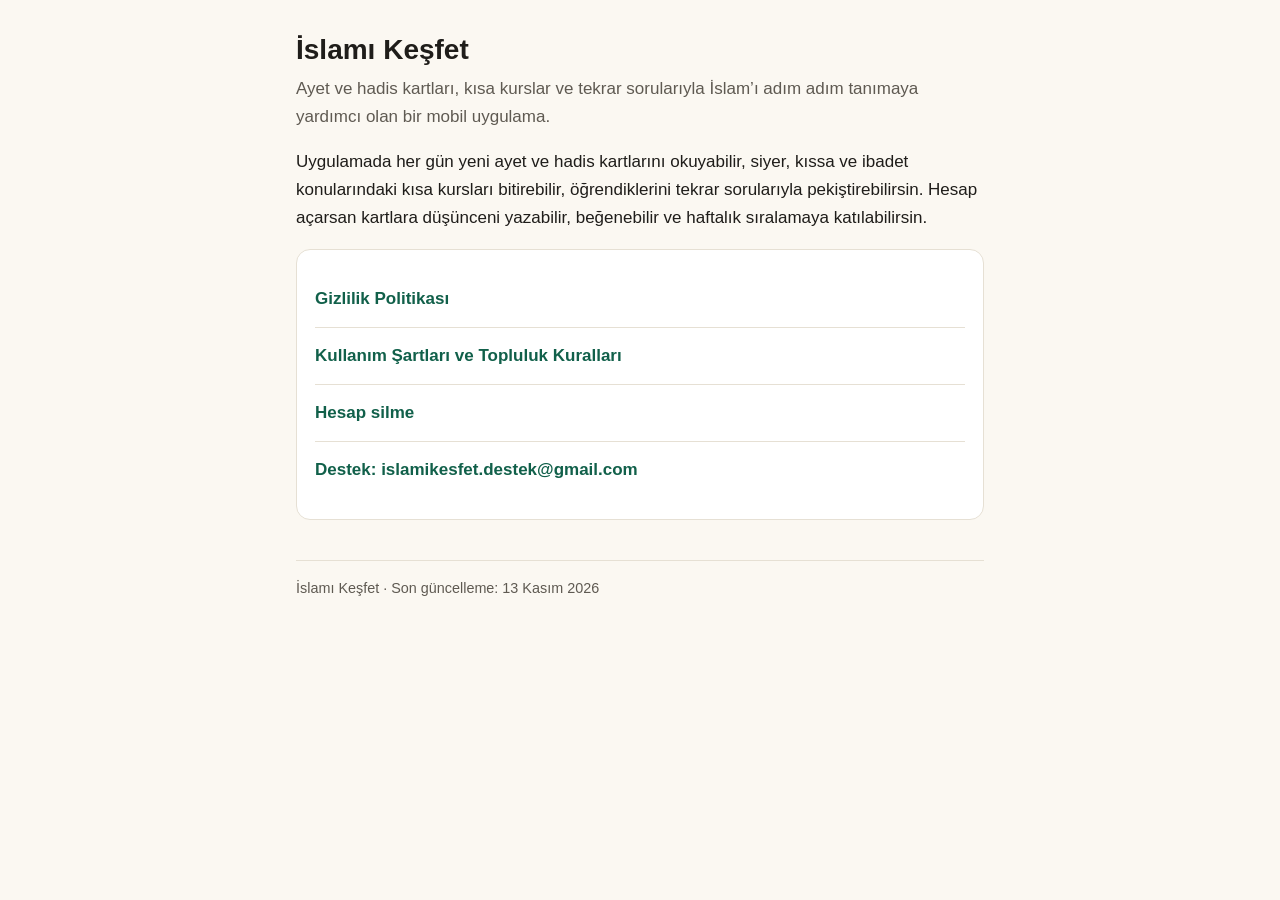
<file: index.html>
<!doctype html>
<html lang="tr">
<head>
  <meta charset="utf-8">
  <meta name="viewport" content="width=device-width, initial-scale=1">
  <title>İslamı Keşfet</title>
  <meta name="description" content="İslamı Keşfet uygulamasının gizlilik politikası, kullanım şartları ve hesap silme sayfaları.">
  <link rel="stylesheet" href="style.css">
</head>
<body>
  <main>
    <h1>İslamı Keşfet</h1>
    <p class="lead">Ayet ve hadis kartları, kısa kurslar ve tekrar sorularıyla İslam’ı adım adım tanımaya yardımcı olan bir mobil uygulama.</p>

    <p>Uygulamada her gün yeni ayet ve hadis kartlarını okuyabilir, siyer, kıssa ve ibadet konularındaki kısa kursları bitirebilir, öğrendiklerini tekrar sorularıyla pekiştirebilirsin. Hesap açarsan kartlara düşünceni yazabilir, beğenebilir ve haftalık sıralamaya katılabilirsin.</p>

    <div class="card">
      <ul class="links">
        <li><a href="gizlilik.html">Gizlilik Politikası</a></li>
        <li><a href="kullanim-sartlari.html">Kullanım Şartları ve Topluluk Kuralları</a></li>
        <li><a href="hesap-silme.html">Hesap silme</a></li>
        <li><a href="mailto:islamikesfet.destek@gmail.com">Destek: islamikesfet.destek@gmail.com</a></li>
      </ul>
    </div>

    <footer>İslamı Keşfet · Son güncelleme: 13 Kasım 2026</footer>
  </main>
</body>
</html>
</file>
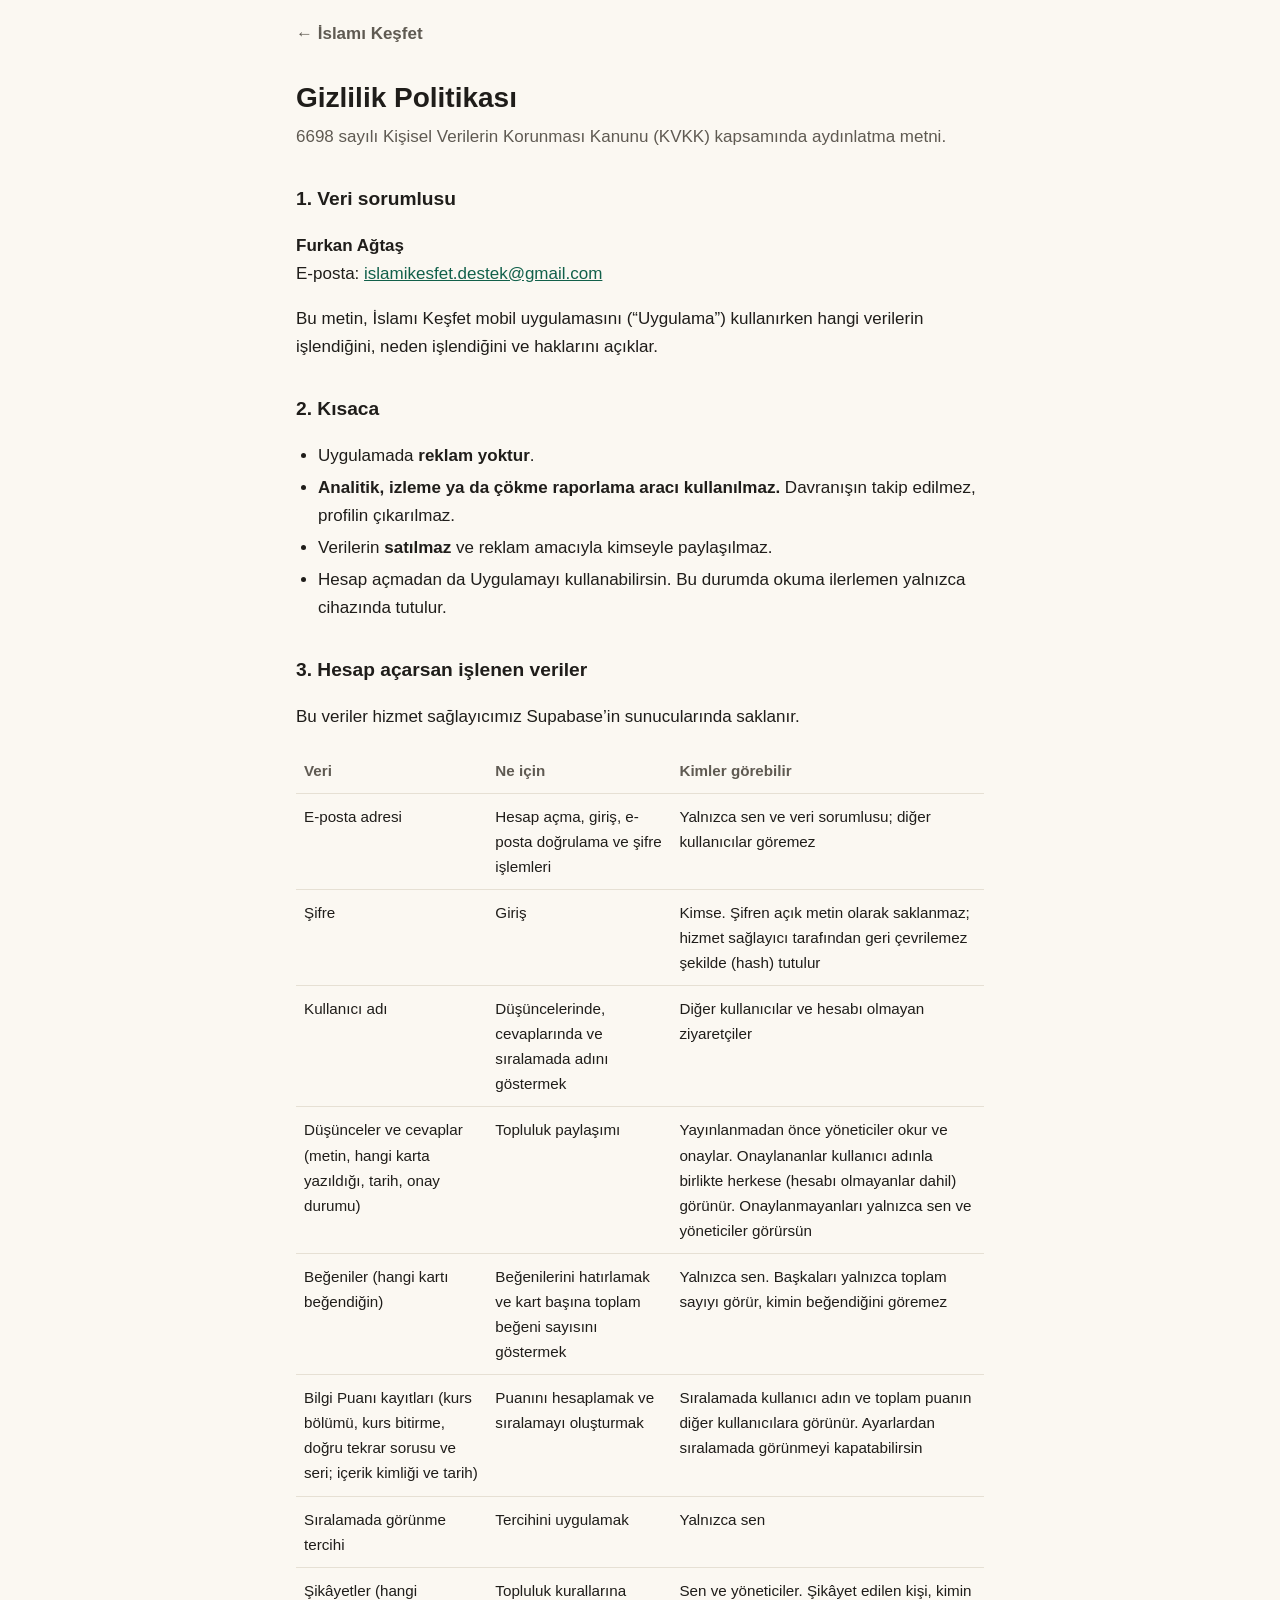
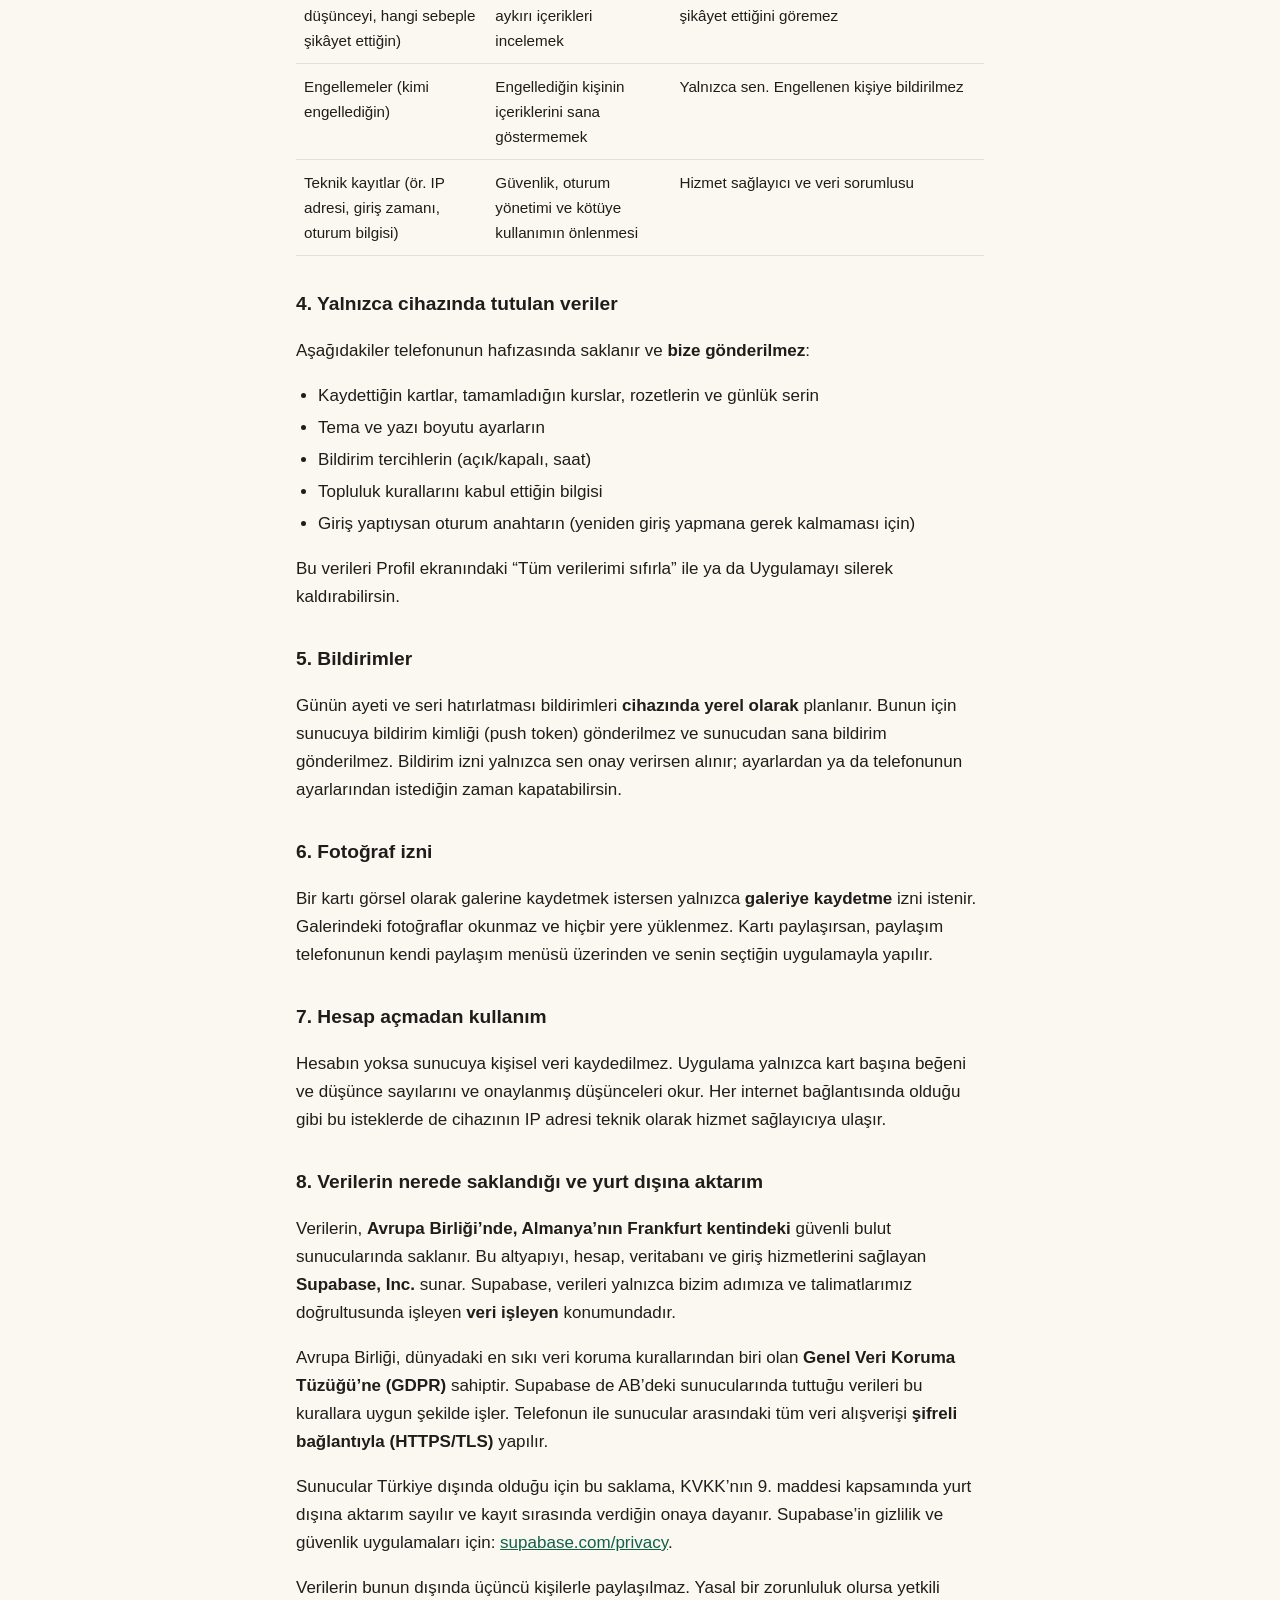
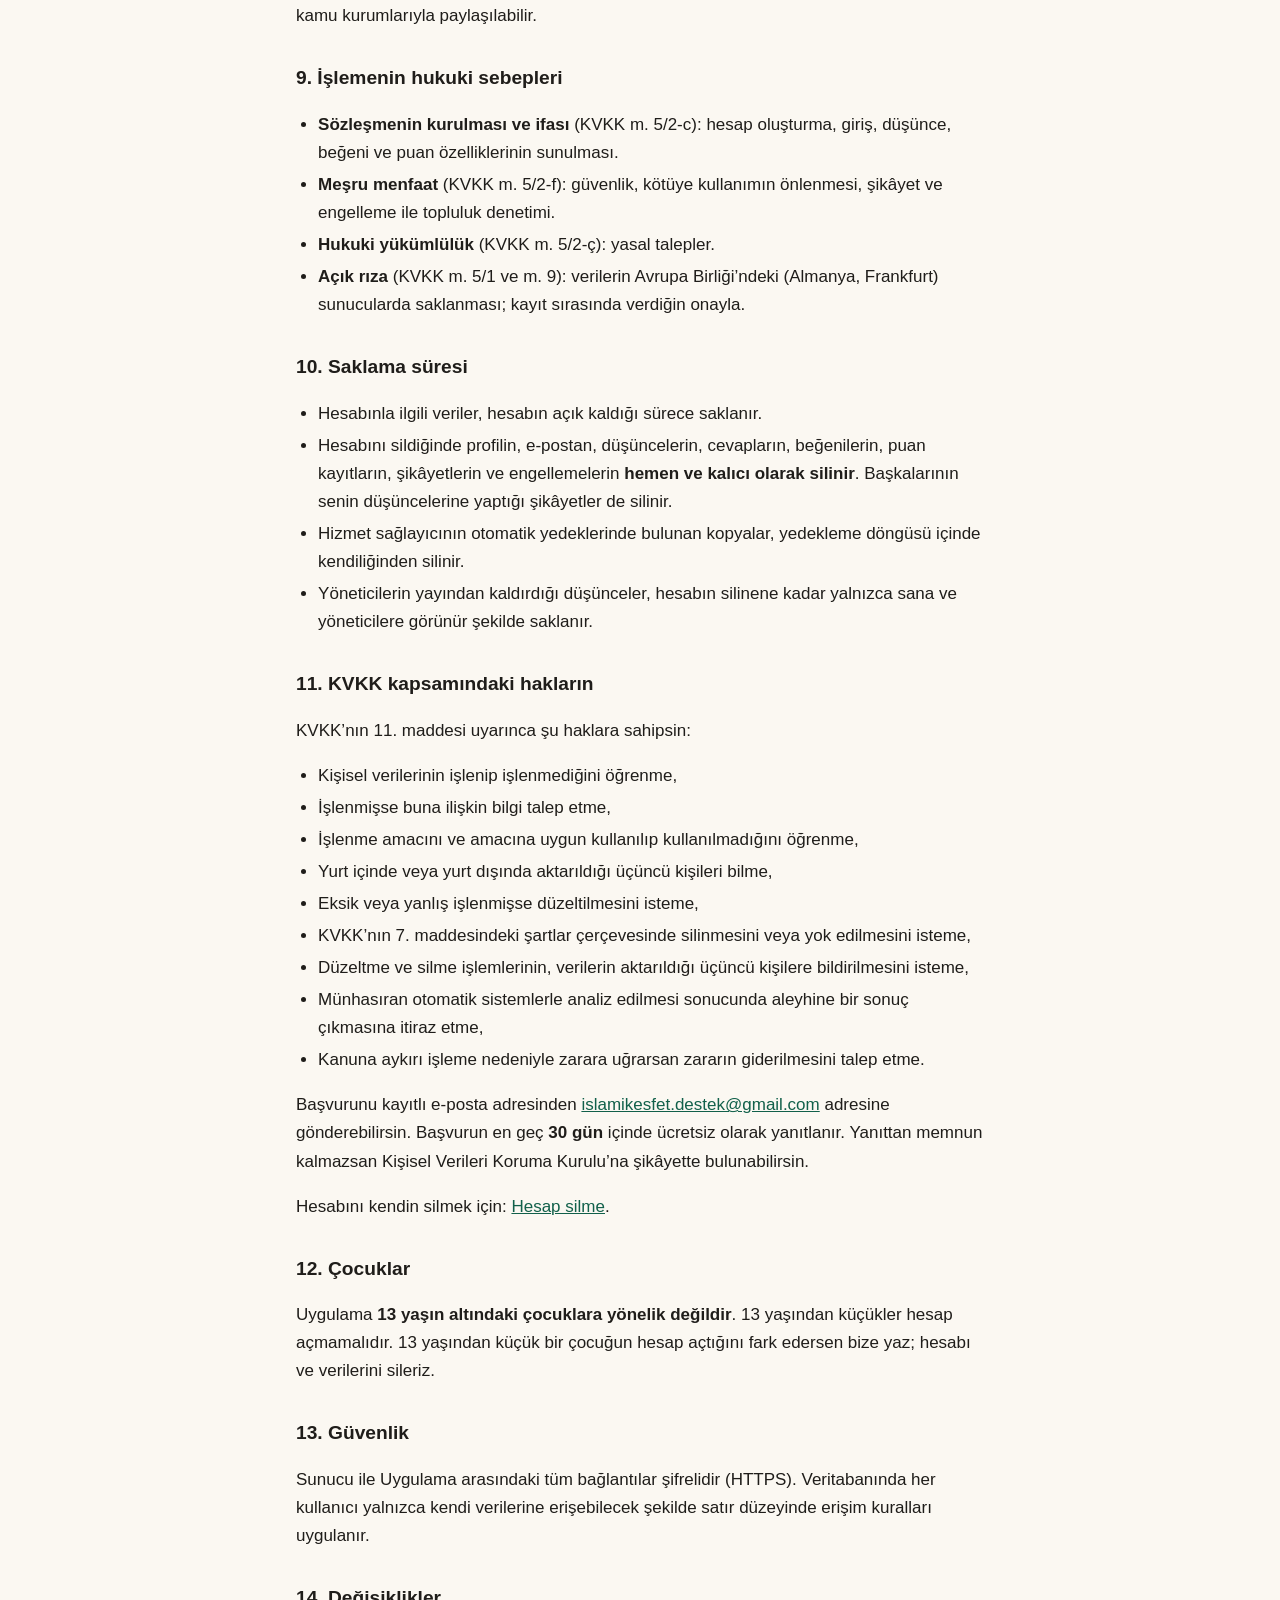
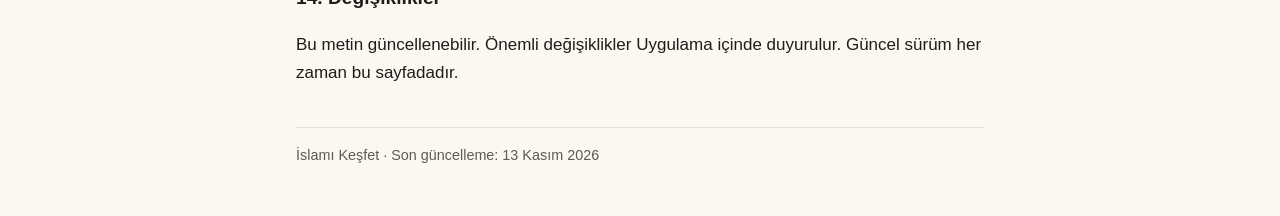
<file: gizlilik.html>
<!doctype html>
<html lang="tr">
<head>
  <meta charset="utf-8">
  <meta name="viewport" content="width=device-width, initial-scale=1">
  <title>Gizlilik Politikası</title>
  <meta name="description" content="İslamı Keşfet uygulamasının kişisel verileri nasıl işlediğine dair KVKK kapsamındaki aydınlatma metni.">
  <link rel="stylesheet" href="style.css">
</head>
<body>
  <header class="site"><a href="index.html">← İslamı Keşfet</a></header>
  <main>
    <h1>Gizlilik Politikası</h1>
    <p class="lead">6698 sayılı Kişisel Verilerin Korunması Kanunu (KVKK) kapsamında aydınlatma metni.</p>

    <h2>1. Veri sorumlusu</h2>
    <p><strong>Furkan Ağtaş</strong><br>
    E-posta: <a href="mailto:islamikesfet.destek@gmail.com">islamikesfet.destek@gmail.com</a></p>
    <p>Bu metin, İslamı Keşfet mobil uygulamasını (“Uygulama”) kullanırken hangi verilerin işlendiğini, neden işlendiğini ve haklarını açıklar.</p>

    <h2>2. Kısaca</h2>
    <ul>
      <li>Uygulamada <strong>reklam yoktur</strong>.</li>
      <li><strong>Analitik, izleme ya da çökme raporlama aracı kullanılmaz.</strong> Davranışın takip edilmez, profilin çıkarılmaz.</li>
      <li>Verilerin <strong>satılmaz</strong> ve reklam amacıyla kimseyle paylaşılmaz.</li>
      <li>Hesap açmadan da Uygulamayı kullanabilirsin. Bu durumda okuma ilerlemen yalnızca cihazında tutulur.</li>
    </ul>

    <h2>3. Hesap açarsan işlenen veriler</h2>
    <p>Bu veriler hizmet sağlayıcımız Supabase’in sunucularında saklanır.</p>
    <div class="table-wrap">
    <table>
      <thead><tr><th>Veri</th><th>Ne için</th><th>Kimler görebilir</th></tr></thead>
      <tbody>
        <tr><td>E-posta adresi</td><td>Hesap açma, giriş, e-posta doğrulama ve şifre işlemleri</td><td>Yalnızca sen ve veri sorumlusu; diğer kullanıcılar göremez</td></tr>
        <tr><td>Şifre</td><td>Giriş</td><td>Kimse. Şifren açık metin olarak saklanmaz; hizmet sağlayıcı tarafından geri çevrilemez şekilde (hash) tutulur</td></tr>
        <tr><td>Kullanıcı adı</td><td>Düşüncelerinde, cevaplarında ve sıralamada adını göstermek</td><td>Diğer kullanıcılar ve hesabı olmayan ziyaretçiler</td></tr>
        <tr><td>Düşünceler ve cevaplar (metin, hangi karta yazıldığı, tarih, onay durumu)</td><td>Topluluk paylaşımı</td><td>Yayınlanmadan önce yöneticiler okur ve onaylar. Onaylananlar kullanıcı adınla birlikte herkese (hesabı olmayanlar dahil) görünür. Onaylanmayanları yalnızca sen ve yöneticiler görürsün</td></tr>
        <tr><td>Beğeniler (hangi kartı beğendiğin)</td><td>Beğenilerini hatırlamak ve kart başına toplam beğeni sayısını göstermek</td><td>Yalnızca sen. Başkaları yalnızca toplam sayıyı görür, kimin beğendiğini göremez</td></tr>
        <tr><td>Bilgi Puanı kayıtları (kurs bölümü, kurs bitirme, doğru tekrar sorusu ve seri; içerik kimliği ve tarih)</td><td>Puanını hesaplamak ve sıralamayı oluşturmak</td><td>Sıralamada kullanıcı adın ve toplam puanın diğer kullanıcılara görünür. Ayarlardan sıralamada görünmeyi kapatabilirsin</td></tr>
        <tr><td>Sıralamada görünme tercihi</td><td>Tercihini uygulamak</td><td>Yalnızca sen</td></tr>
        <tr><td>Şikâyetler (hangi düşünceyi, hangi sebeple şikâyet ettiğin)</td><td>Topluluk kurallarına aykırı içerikleri incelemek</td><td>Sen ve yöneticiler. Şikâyet edilen kişi, kimin şikâyet ettiğini göremez</td></tr>
        <tr><td>Engellemeler (kimi engellediğin)</td><td>Engellediğin kişinin içeriklerini sana göstermemek</td><td>Yalnızca sen. Engellenen kişiye bildirilmez</td></tr>
        <tr><td>Teknik kayıtlar (ör. IP adresi, giriş zamanı, oturum bilgisi)</td><td>Güvenlik, oturum yönetimi ve kötüye kullanımın önlenmesi</td><td>Hizmet sağlayıcı ve veri sorumlusu</td></tr>
      </tbody>
    </table>
    </div>

    <h2>4. Yalnızca cihazında tutulan veriler</h2>
    <p>Aşağıdakiler telefonunun hafızasında saklanır ve <strong>bize gönderilmez</strong>:</p>
    <ul>
      <li>Kaydettiğin kartlar, tamamladığın kurslar, rozetlerin ve günlük serin</li>
      <li>Tema ve yazı boyutu ayarların</li>
      <li>Bildirim tercihlerin (açık/kapalı, saat)</li>
      <li>Topluluk kurallarını kabul ettiğin bilgisi</li>
      <li>Giriş yaptıysan oturum anahtarın (yeniden giriş yapmana gerek kalmaması için)</li>
    </ul>
    <p>Bu verileri Profil ekranındaki “Tüm verilerimi sıfırla” ile ya da Uygulamayı silerek kaldırabilirsin.</p>

    <h2>5. Bildirimler</h2>
    <p>Günün ayeti ve seri hatırlatması bildirimleri <strong>cihazında yerel olarak</strong> planlanır. Bunun için sunucuya bildirim kimliği (push token) gönderilmez ve sunucudan sana bildirim gönderilmez. Bildirim izni yalnızca sen onay verirsen alınır; ayarlardan ya da telefonunun ayarlarından istediğin zaman kapatabilirsin.</p>

    <h2>6. Fotoğraf izni</h2>
    <p>Bir kartı görsel olarak galerine kaydetmek istersen yalnızca <strong>galeriye kaydetme</strong> izni istenir. Galerindeki fotoğraflar okunmaz ve hiçbir yere yüklenmez. Kartı paylaşırsan, paylaşım telefonunun kendi paylaşım menüsü üzerinden ve senin seçtiğin uygulamayla yapılır.</p>

    <h2>7. Hesap açmadan kullanım</h2>
    <p>Hesabın yoksa sunucuya kişisel veri kaydedilmez. Uygulama yalnızca kart başına beğeni ve düşünce sayılarını ve onaylanmış düşünceleri okur. Her internet bağlantısında olduğu gibi bu isteklerde de cihazının IP adresi teknik olarak hizmet sağlayıcıya ulaşır.</p>

    <h2>8. Verilerin nerede saklandığı ve yurt dışına aktarım</h2>
    <p>Verilerin, <strong>Avrupa Birliği’nde, Almanya’nın Frankfurt kentindeki</strong> güvenli bulut sunucularında saklanır. Bu altyapıyı, hesap, veritabanı ve giriş hizmetlerini sağlayan <strong>Supabase, Inc.</strong> sunar. Supabase, verileri yalnızca bizim adımıza ve talimatlarımız doğrultusunda işleyen <strong>veri işleyen</strong> konumundadır.</p>
    <p>Avrupa Birliği, dünyadaki en sıkı veri koruma kurallarından biri olan <strong>Genel Veri Koruma Tüzüğü’ne (GDPR)</strong> sahiptir. Supabase de AB’deki sunucularında tuttuğu verileri bu kurallara uygun şekilde işler. Telefonun ile sunucular arasındaki tüm veri alışverişi <strong>şifreli bağlantıyla (HTTPS/TLS)</strong> yapılır.</p>
    <p>Sunucular Türkiye dışında olduğu için bu saklama, KVKK’nın 9. maddesi kapsamında yurt dışına aktarım sayılır ve kayıt sırasında verdiğin onaya dayanır. Supabase’in gizlilik ve güvenlik uygulamaları için: <a href="https://supabase.com/privacy" rel="noopener">supabase.com/privacy</a>.</p>
    <p>Verilerin bunun dışında üçüncü kişilerle paylaşılmaz. Yasal bir zorunluluk olursa yetkili kamu kurumlarıyla paylaşılabilir.</p>

    <h2>9. İşlemenin hukuki sebepleri</h2>
    <ul>
      <li><strong>Sözleşmenin kurulması ve ifası</strong> (KVKK m. 5/2-c): hesap oluşturma, giriş, düşünce, beğeni ve puan özelliklerinin sunulması.</li>
      <li><strong>Meşru menfaat</strong> (KVKK m. 5/2-f): güvenlik, kötüye kullanımın önlenmesi, şikâyet ve engelleme ile topluluk denetimi.</li>
      <li><strong>Hukuki yükümlülük</strong> (KVKK m. 5/2-ç): yasal talepler.</li>
      <li><strong>Açık rıza</strong> (KVKK m. 5/1 ve m. 9): verilerin Avrupa Birliği’ndeki (Almanya, Frankfurt) sunucularda saklanması; kayıt sırasında verdiğin onayla.</li>
    </ul>

    <h2>10. Saklama süresi</h2>
    <ul>
      <li>Hesabınla ilgili veriler, hesabın açık kaldığı sürece saklanır.</li>
      <li>Hesabını sildiğinde profilin, e-postan, düşüncelerin, cevapların, beğenilerin, puan kayıtların, şikâyetlerin ve engellemelerin <strong>hemen ve kalıcı olarak silinir</strong>. Başkalarının senin düşüncelerine yaptığı şikâyetler de silinir.</li>
      <li>Hizmet sağlayıcının otomatik yedeklerinde bulunan kopyalar, yedekleme döngüsü içinde kendiliğinden silinir.</li>
      <li>Yöneticilerin yayından kaldırdığı düşünceler, hesabın silinene kadar yalnızca sana ve yöneticilere görünür şekilde saklanır.</li>
    </ul>

    <h2>11. KVKK kapsamındaki hakların</h2>
    <p>KVKK’nın 11. maddesi uyarınca şu haklara sahipsin:</p>
    <ul>
      <li>Kişisel verilerinin işlenip işlenmediğini öğrenme,</li>
      <li>İşlenmişse buna ilişkin bilgi talep etme,</li>
      <li>İşlenme amacını ve amacına uygun kullanılıp kullanılmadığını öğrenme,</li>
      <li>Yurt içinde veya yurt dışında aktarıldığı üçüncü kişileri bilme,</li>
      <li>Eksik veya yanlış işlenmişse düzeltilmesini isteme,</li>
      <li>KVKK’nın 7. maddesindeki şartlar çerçevesinde silinmesini veya yok edilmesini isteme,</li>
      <li>Düzeltme ve silme işlemlerinin, verilerin aktarıldığı üçüncü kişilere bildirilmesini isteme,</li>
      <li>Münhasıran otomatik sistemlerle analiz edilmesi sonucunda aleyhine bir sonuç çıkmasına itiraz etme,</li>
      <li>Kanuna aykırı işleme nedeniyle zarara uğrarsan zararın giderilmesini talep etme.</li>
    </ul>
    <p>Başvurunu kayıtlı e-posta adresinden <a href="mailto:islamikesfet.destek@gmail.com">islamikesfet.destek@gmail.com</a> adresine gönderebilirsin. Başvurun en geç <strong>30 gün</strong> içinde ücretsiz olarak yanıtlanır. Yanıttan memnun kalmazsan Kişisel Verileri Koruma Kurulu’na şikâyette bulunabilirsin.</p>
    <p>Hesabını kendin silmek için: <a href="hesap-silme.html">Hesap silme</a>.</p>

    <h2>12. Çocuklar</h2>
    <p>Uygulama <strong>13 yaşın altındaki çocuklara yönelik değildir</strong>. 13 yaşından küçükler hesap açmamalıdır. 13 yaşından küçük bir çocuğun hesap açtığını fark edersen bize yaz; hesabı ve verilerini sileriz.</p>

    <h2>13. Güvenlik</h2>
    <p>Sunucu ile Uygulama arasındaki tüm bağlantılar şifrelidir (HTTPS). Veritabanında her kullanıcı yalnızca kendi verilerine erişebilecek şekilde satır düzeyinde erişim kuralları uygulanır.</p>

    <h2>14. Değişiklikler</h2>
    <p>Bu metin güncellenebilir. Önemli değişiklikler Uygulama içinde duyurulur. Güncel sürüm her zaman bu sayfadadır.</p>

    <footer>İslamı Keşfet · Son güncelleme: 13 Kasım 2026</footer>
  </main>
</body>
</html>
</file>
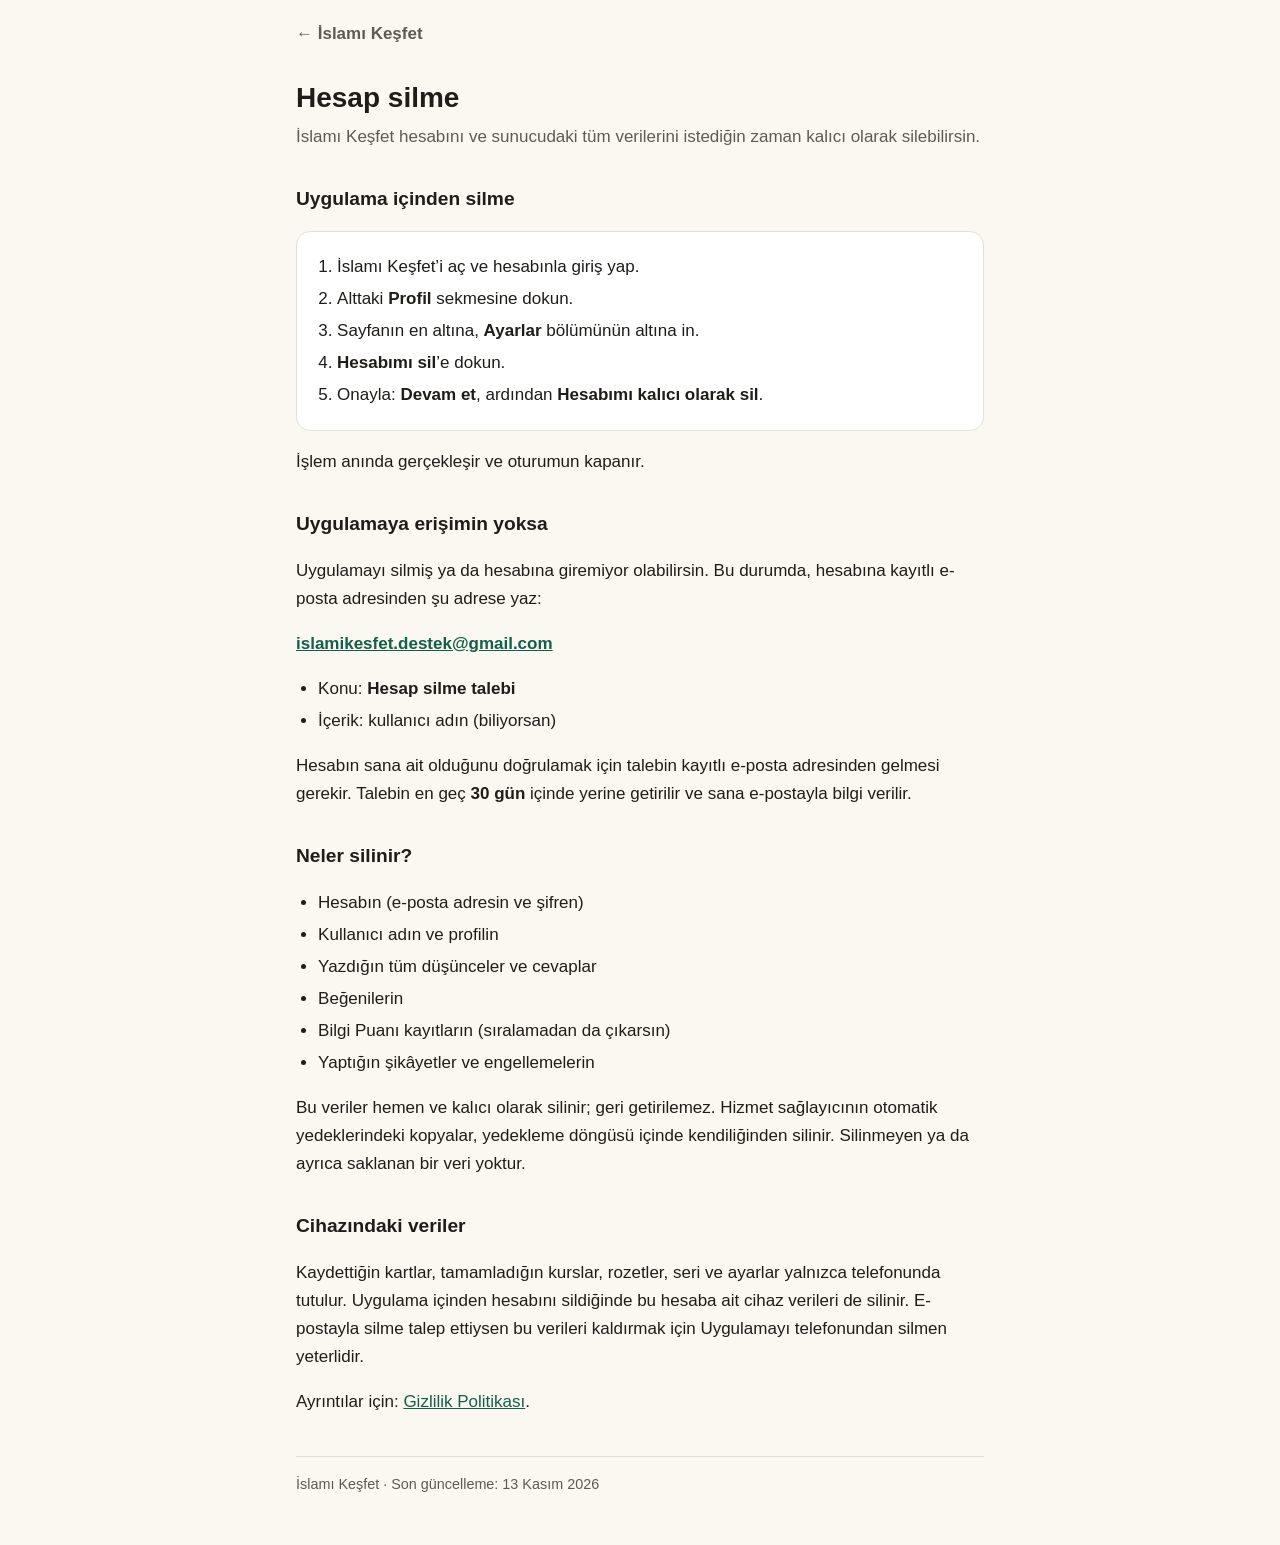
<file: hesap-silme.html>
<!doctype html>
<html lang="tr">
<head>
  <meta charset="utf-8">
  <meta name="viewport" content="width=device-width, initial-scale=1">
  <title>Hesap Silme</title>
  <meta name="description" content="İslamı Keşfet hesabını ve verilerini silme adımları.">
  <link rel="stylesheet" href="style.css">
</head>
<body>
  <header class="site"><a href="index.html">← İslamı Keşfet</a></header>
  <main>
    <h1>Hesap silme</h1>
    <p class="lead">İslamı Keşfet hesabını ve sunucudaki tüm verilerini istediğin zaman kalıcı olarak silebilirsin.</p>

    <h2>Uygulama içinden silme</h2>
    <div class="card">
      <ol>
        <li>İslamı Keşfet’i aç ve hesabınla giriş yap.</li>
        <li>Alttaki <strong>Profil</strong> sekmesine dokun.</li>
        <li>Sayfanın en altına, <strong>Ayarlar</strong> bölümünün altına in.</li>
        <li><strong>Hesabımı sil</strong>’e dokun.</li>
        <li>Onayla: <strong>Devam et</strong>, ardından <strong>Hesabımı kalıcı olarak sil</strong>.</li>
      </ol>
    </div>
    <p>İşlem anında gerçekleşir ve oturumun kapanır.</p>

    <h2>Uygulamaya erişimin yoksa</h2>
    <p>Uygulamayı silmiş ya da hesabına giremiyor olabilirsin. Bu durumda, hesabına kayıtlı e-posta adresinden şu adrese yaz:</p>
    <p><a href="mailto:islamikesfet.destek@gmail.com?subject=Hesap%20silme%20talebi"><strong>islamikesfet.destek@gmail.com</strong></a></p>
    <ul>
      <li>Konu: <strong>Hesap silme talebi</strong></li>
      <li>İçerik: kullanıcı adın (biliyorsan)</li>
    </ul>
    <p>Hesabın sana ait olduğunu doğrulamak için talebin kayıtlı e-posta adresinden gelmesi gerekir. Talebin en geç <strong>30 gün</strong> içinde yerine getirilir ve sana e-postayla bilgi verilir.</p>

    <h2>Neler silinir?</h2>
    <ul>
      <li>Hesabın (e-posta adresin ve şifren)</li>
      <li>Kullanıcı adın ve profilin</li>
      <li>Yazdığın tüm düşünceler ve cevaplar</li>
      <li>Beğenilerin</li>
      <li>Bilgi Puanı kayıtların (sıralamadan da çıkarsın)</li>
      <li>Yaptığın şikâyetler ve engellemelerin</li>
    </ul>
    <p>Bu veriler hemen ve kalıcı olarak silinir; geri getirilemez. Hizmet sağlayıcının otomatik yedeklerindeki kopyalar, yedekleme döngüsü içinde kendiliğinden silinir. Silinmeyen ya da ayrıca saklanan bir veri yoktur.</p>

    <h2>Cihazındaki veriler</h2>
    <p>Kaydettiğin kartlar, tamamladığın kurslar, rozetler, seri ve ayarlar yalnızca telefonunda tutulur. Uygulama içinden hesabını sildiğinde bu hesaba ait cihaz verileri de silinir. E-postayla silme talep ettiysen bu verileri kaldırmak için Uygulamayı telefonundan silmen yeterlidir.</p>

    <p>Ayrıntılar için: <a href="gizlilik.html">Gizlilik Politikası</a>.</p>

    <footer>İslamı Keşfet · Son güncelleme: 13 Kasım 2026</footer>
  </main>
</body>
</html>
</file>
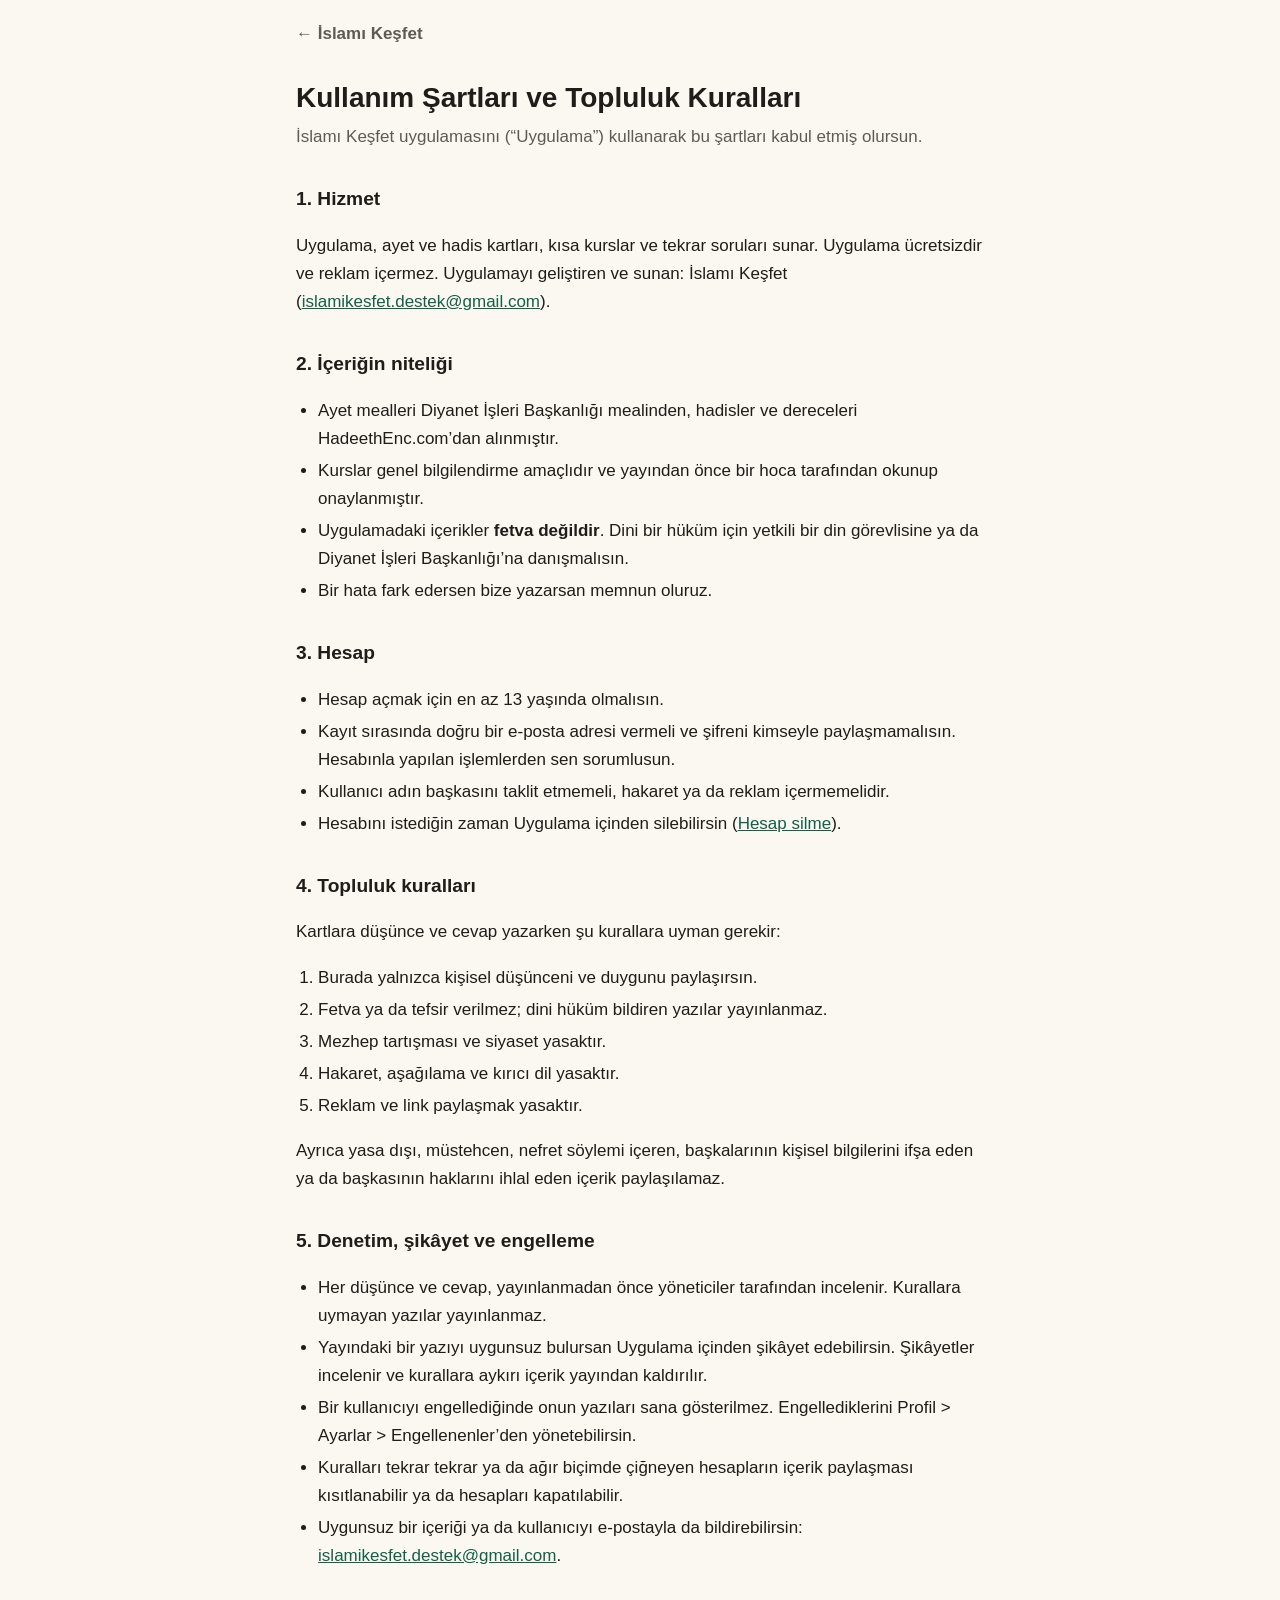
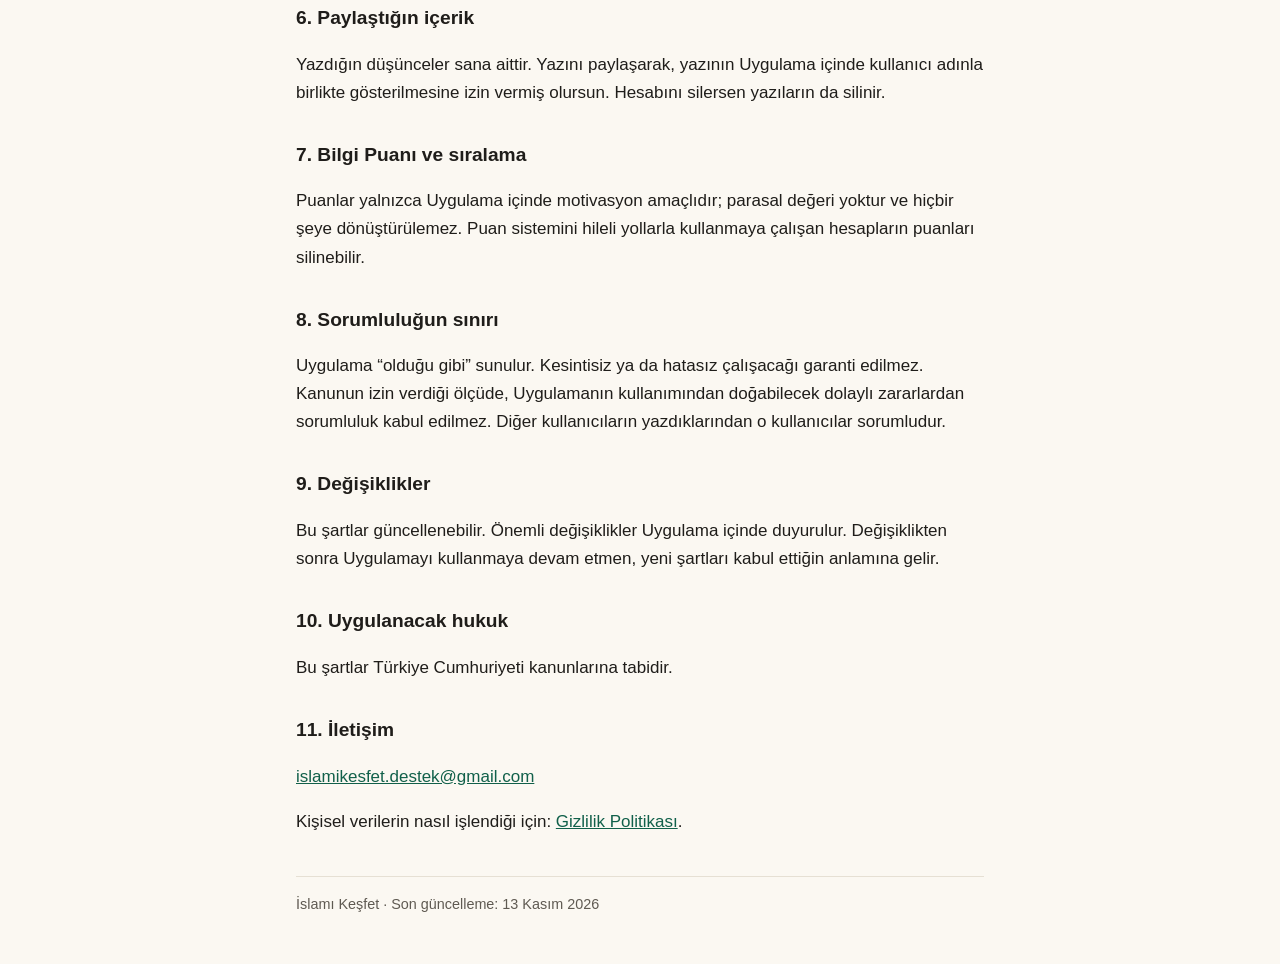
<file: kullanim-sartlari.html>
<!doctype html>
<html lang="tr">
<head>
  <meta charset="utf-8">
  <meta name="viewport" content="width=device-width, initial-scale=1">
  <title>Kullanım Şartları</title>
  <meta name="description" content="İslamı Keşfet uygulamasının kullanım şartları ve topluluk kuralları.">
  <link rel="stylesheet" href="style.css">
</head>
<body>
  <header class="site"><a href="index.html">← İslamı Keşfet</a></header>
  <main>
    <h1>Kullanım Şartları ve Topluluk Kuralları</h1>
    <p class="lead">İslamı Keşfet uygulamasını (“Uygulama”) kullanarak bu şartları kabul etmiş olursun.</p>

    <h2>1. Hizmet</h2>
    <p>Uygulama, ayet ve hadis kartları, kısa kurslar ve tekrar soruları sunar. Uygulama ücretsizdir ve reklam içermez. Uygulamayı geliştiren ve sunan: İslamı Keşfet (<a href="mailto:islamikesfet.destek@gmail.com">islamikesfet.destek@gmail.com</a>).</p>

    <h2>2. İçeriğin niteliği</h2>
    <ul>
      <li>Ayet mealleri Diyanet İşleri Başkanlığı mealinden, hadisler ve dereceleri HadeethEnc.com’dan alınmıştır.</li>
      <li>Kurslar genel bilgilendirme amaçlıdır ve yayından önce bir hoca tarafından okunup onaylanmıştır.</li>
      <li>Uygulamadaki içerikler <strong>fetva değildir</strong>. Dini bir hüküm için yetkili bir din görevlisine ya da Diyanet İşleri Başkanlığı’na danışmalısın.</li>
      <li>Bir hata fark edersen bize yazarsan memnun oluruz.</li>
    </ul>

    <h2>3. Hesap</h2>
    <ul>
      <li>Hesap açmak için en az 13 yaşında olmalısın.</li>
      <li>Kayıt sırasında doğru bir e-posta adresi vermeli ve şifreni kimseyle paylaşmamalısın. Hesabınla yapılan işlemlerden sen sorumlusun.</li>
      <li>Kullanıcı adın başkasını taklit etmemeli, hakaret ya da reklam içermemelidir.</li>
      <li>Hesabını istediğin zaman Uygulama içinden silebilirsin (<a href="hesap-silme.html">Hesap silme</a>).</li>
    </ul>

    <h2>4. Topluluk kuralları</h2>
    <p>Kartlara düşünce ve cevap yazarken şu kurallara uyman gerekir:</p>
    <ol>
      <li>Burada yalnızca kişisel düşünceni ve duygunu paylaşırsın.</li>
      <li>Fetva ya da tefsir verilmez; dini hüküm bildiren yazılar yayınlanmaz.</li>
      <li>Mezhep tartışması ve siyaset yasaktır.</li>
      <li>Hakaret, aşağılama ve kırıcı dil yasaktır.</li>
      <li>Reklam ve link paylaşmak yasaktır.</li>
    </ol>
    <p>Ayrıca yasa dışı, müstehcen, nefret söylemi içeren, başkalarının kişisel bilgilerini ifşa eden ya da başkasının haklarını ihlal eden içerik paylaşılamaz.</p>

    <h2>5. Denetim, şikâyet ve engelleme</h2>
    <ul>
      <li>Her düşünce ve cevap, yayınlanmadan önce yöneticiler tarafından incelenir. Kurallara uymayan yazılar yayınlanmaz.</li>
      <li>Yayındaki bir yazıyı uygunsuz bulursan Uygulama içinden şikâyet edebilirsin. Şikâyetler incelenir ve kurallara aykırı içerik yayından kaldırılır.</li>
      <li>Bir kullanıcıyı engellediğinde onun yazıları sana gösterilmez. Engellediklerini Profil > Ayarlar > Engellenenler’den yönetebilirsin.</li>
      <li>Kuralları tekrar tekrar ya da ağır biçimde çiğneyen hesapların içerik paylaşması kısıtlanabilir ya da hesapları kapatılabilir.</li>
      <li>Uygunsuz bir içeriği ya da kullanıcıyı e-postayla da bildirebilirsin: <a href="mailto:islamikesfet.destek@gmail.com">islamikesfet.destek@gmail.com</a>.</li>
    </ul>

    <h2>6. Paylaştığın içerik</h2>
    <p>Yazdığın düşünceler sana aittir. Yazını paylaşarak, yazının Uygulama içinde kullanıcı adınla birlikte gösterilmesine izin vermiş olursun. Hesabını silersen yazıların da silinir.</p>

    <h2>7. Bilgi Puanı ve sıralama</h2>
    <p>Puanlar yalnızca Uygulama içinde motivasyon amaçlıdır; parasal değeri yoktur ve hiçbir şeye dönüştürülemez. Puan sistemini hileli yollarla kullanmaya çalışan hesapların puanları silinebilir.</p>

    <h2>8. Sorumluluğun sınırı</h2>
    <p>Uygulama “olduğu gibi” sunulur. Kesintisiz ya da hatasız çalışacağı garanti edilmez. Kanunun izin verdiği ölçüde, Uygulamanın kullanımından doğabilecek dolaylı zararlardan sorumluluk kabul edilmez. Diğer kullanıcıların yazdıklarından o kullanıcılar sorumludur.</p>

    <h2>9. Değişiklikler</h2>
    <p>Bu şartlar güncellenebilir. Önemli değişiklikler Uygulama içinde duyurulur. Değişiklikten sonra Uygulamayı kullanmaya devam etmen, yeni şartları kabul ettiğin anlamına gelir.</p>

    <h2>10. Uygulanacak hukuk</h2>
    <p>Bu şartlar Türkiye Cumhuriyeti kanunlarına tabidir.</p>

    <h2>11. İletişim</h2>
    <p><a href="mailto:islamikesfet.destek@gmail.com">islamikesfet.destek@gmail.com</a></p>

    <p>Kişisel verilerin nasıl işlendiği için: <a href="gizlilik.html">Gizlilik Politikası</a>.</p>

    <footer>İslamı Keşfet · Son güncelleme: 13 Kasım 2026</footer>
  </main>
</body>
</html>
</file>
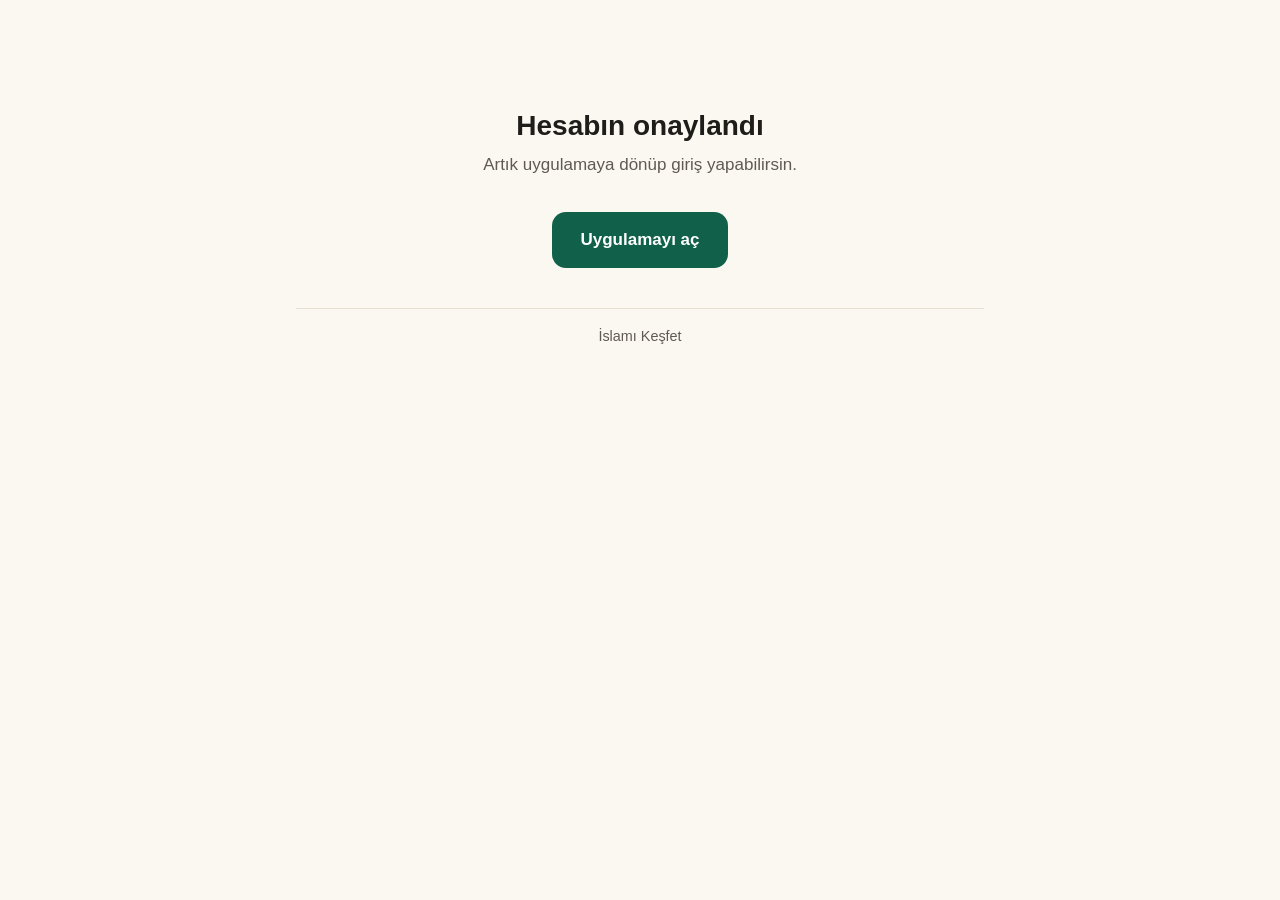
<file: onaylandi.html>
<!doctype html>
<html lang="tr">
<head>
  <meta charset="utf-8">
  <meta name="viewport" content="width=device-width, initial-scale=1">
  <title>Hesabın Onaylandı</title>
  <meta name="robots" content="noindex">
  <link rel="stylesheet" href="style.css">
</head>
<body>
  <main class="center">
    <h1 id="title">Hesabın onaylandı</h1>
    <p class="lead" id="text">Artık uygulamaya dönüp giriş yapabilirsin.</p>
    <a class="btn" id="open" href="islamikesfet://">Uygulamayı aç</a>
    <footer>İslamı Keşfet</footer>
  </main>
  <script>
    // Supabase sends errors (e.g. expired link) in the hash or query.
    var p = new URLSearchParams(location.hash.slice(1) + '&' + location.search.slice(1));
    if (p.get('error')) {
      document.getElementById('title').textContent = 'Bağlantı geçersiz';
      document.getElementById('text').textContent = 'Onay bağlantısının süresi dolmuş ya da daha önce kullanılmış olabilir. Uygulamadan giriş yapmayı dene; gerekirse yeni bir onay e-postası iste.';
    }
    // Keep tokens out of the address bar.
    history.replaceState(null, '', location.pathname);
  </script>
</body>
</html>
</file>
<file: style.css>
:root {
  --bg: #fbf8f2; --surface: #ffffff; --text: #1f1d1a; --muted: #5f5a52;
  --accent: #11604a; --border: #e6e0d4;
  color-scheme: light dark;
}
@media (prefers-color-scheme: dark) {
  :root { --bg: #121412; --surface: #1b1e1c; --text: #ecebe6; --muted: #a8a59c; --accent: #6fd3ae; --border: #2c302d; }
}
* { box-sizing: border-box; }
html { -webkit-text-size-adjust: 100%; }
body {
  margin: 0; background: var(--bg); color: var(--text);
  font: 17px/1.65 -apple-system, BlinkMacSystemFont, "Segoe UI", Roboto, "Helvetica Neue", Arial, sans-serif;
}
main { max-width: 720px; margin: 0 auto; padding: 32px 16px 48px; }
header.site { max-width: 720px; margin: 0 auto; padding: 20px 16px 0; }
header.site a { color: var(--muted); text-decoration: none; font-weight: 600; }
h1 { font-size: 1.75rem; line-height: 1.25; margin: 0 0 8px; }
h2 { font-size: 1.2rem; margin: 32px 0 8px; }
h3 { font-size: 1.05rem; margin: 20px 0 4px; }
p, li { color: var(--text); }
.lead { color: var(--muted); margin-top: 0; }
a { color: var(--accent); }
ul, ol { padding-left: 1.3em; }
li { margin: 4px 0; }
.card { background: var(--surface); border: 1px solid var(--border); border-radius: 14px; padding: 4px 18px; margin: 16px 0; }
.links { list-style: none; padding: 0; }
.links li { margin: 0; }
.links a { display: block; padding: 14px 0; border-bottom: 1px solid var(--border); font-weight: 600; text-decoration: none; }
.links li:last-child a { border-bottom: 0; }
table { width: 100%; border-collapse: collapse; font-size: 0.95rem; }
th, td { text-align: left; vertical-align: top; padding: 10px 8px; border-bottom: 1px solid var(--border); }
th { color: var(--muted); font-weight: 600; }
.table-wrap { overflow-x: auto; }
footer { margin-top: 40px; padding-top: 16px; border-top: 1px solid var(--border); color: var(--muted); font-size: 0.9rem; }
.center { text-align: center; padding-top: 12vh; }
.btn { display: inline-block; background: var(--accent); color: #fff; border: 0; border-radius: 14px; padding: 14px 28px; font: inherit; font-weight: 600; text-decoration: none; cursor: pointer; margin-top: 16px; }
@media (prefers-color-scheme: dark) { .btn { color: #0d1f18; } }
.btn:disabled { opacity: .6; }
.form { max-width: 380px; margin: 0 auto; text-align: left; }
.form label { display: block; font-weight: 600; margin: 16px 0 6px; }
.form input { width: 100%; font: inherit; padding: 12px 14px; border-radius: 12px; border: 1px solid var(--border); background: var(--surface); color: var(--text); }
.form .btn { width: 100%; }
.msg { min-height: 1.5em; margin-top: 12px; }
.msg.err { color: #c0392b; }
@media (prefers-color-scheme: dark) { .msg.err { color: #ff8a7a; } }
</file>
